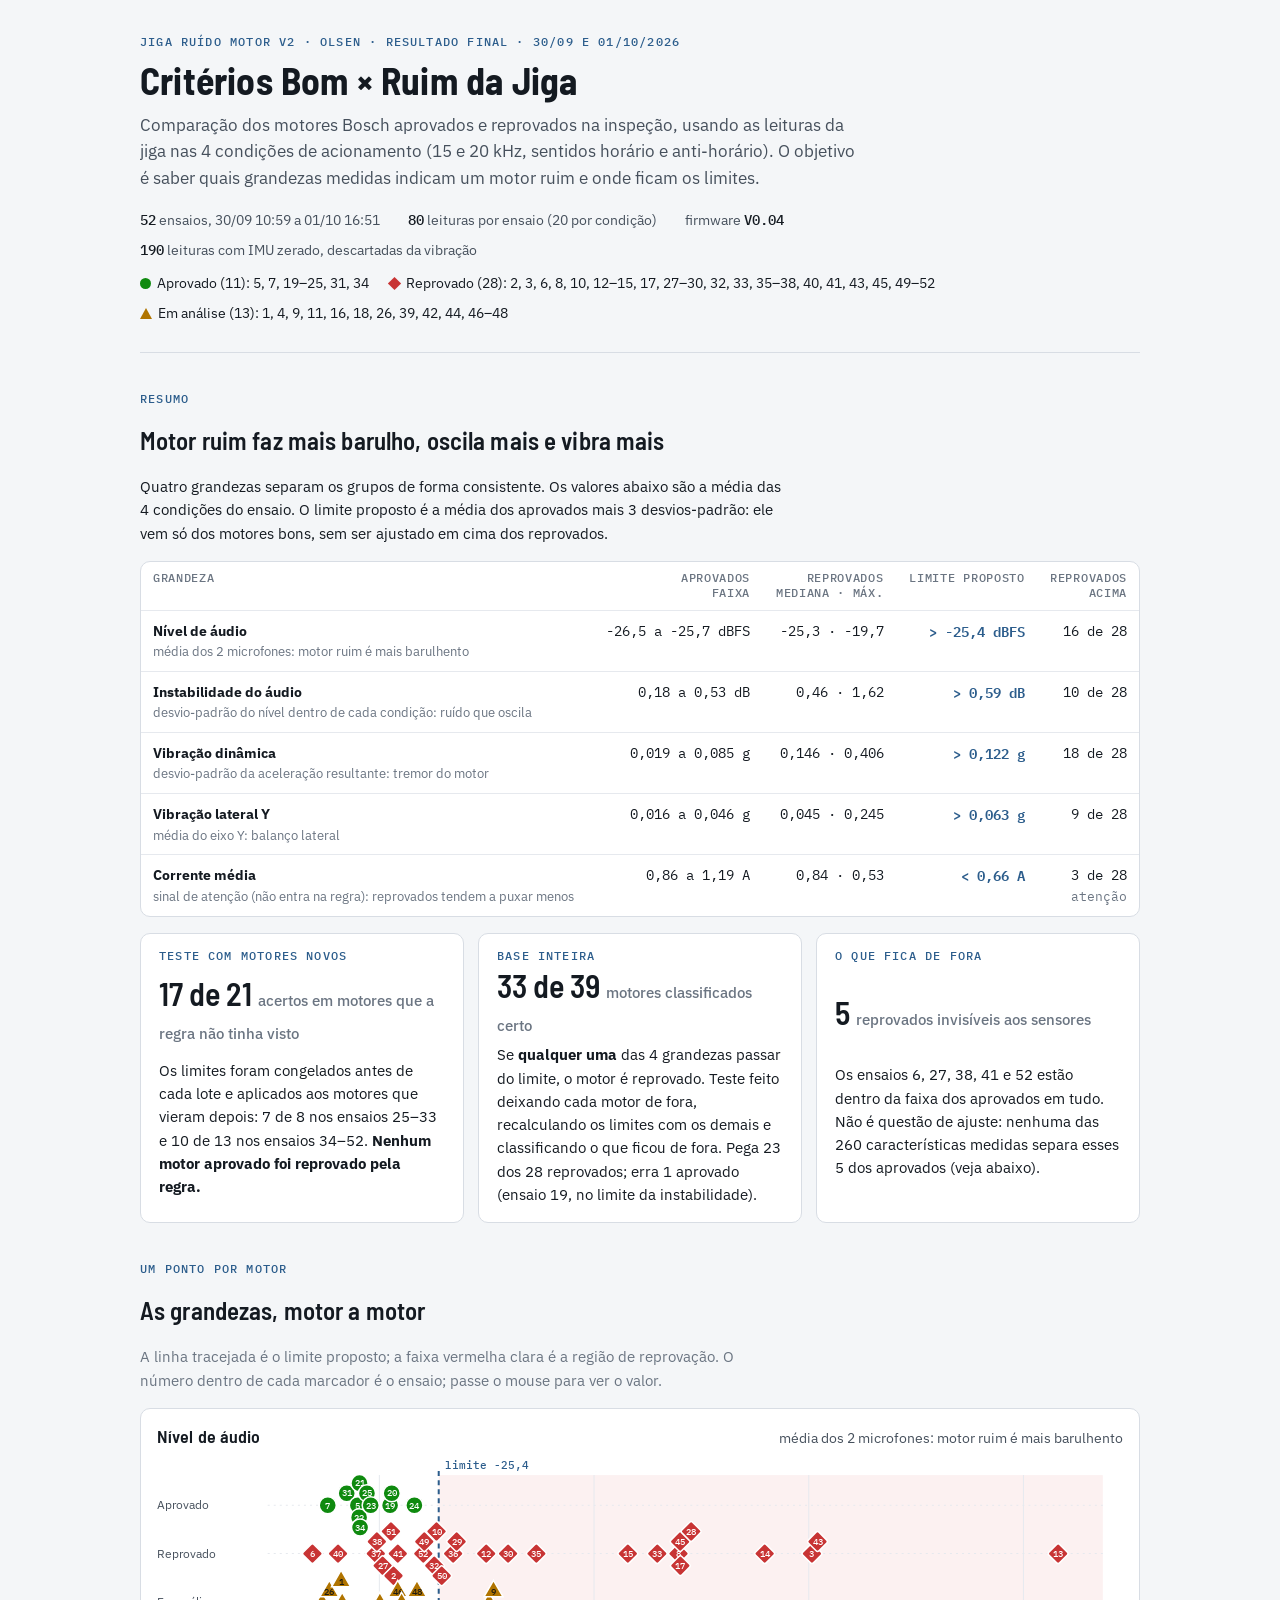
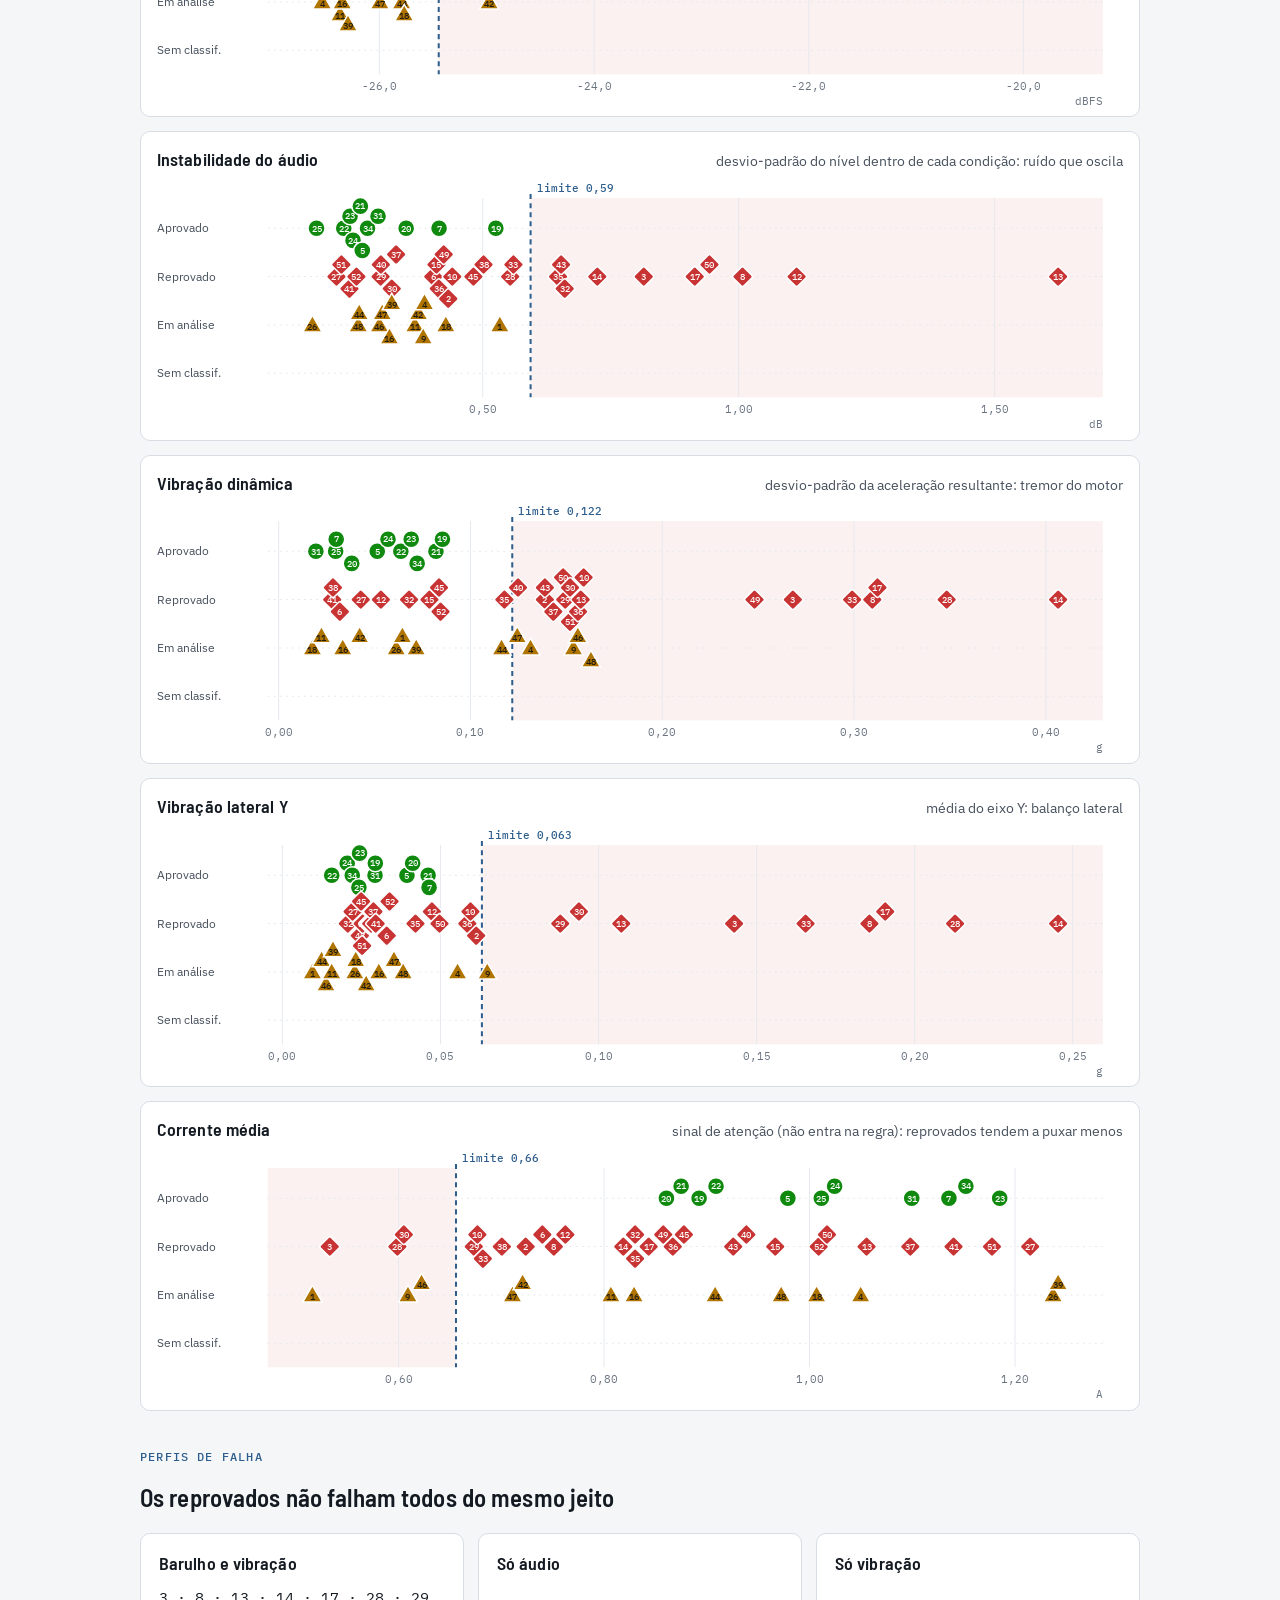
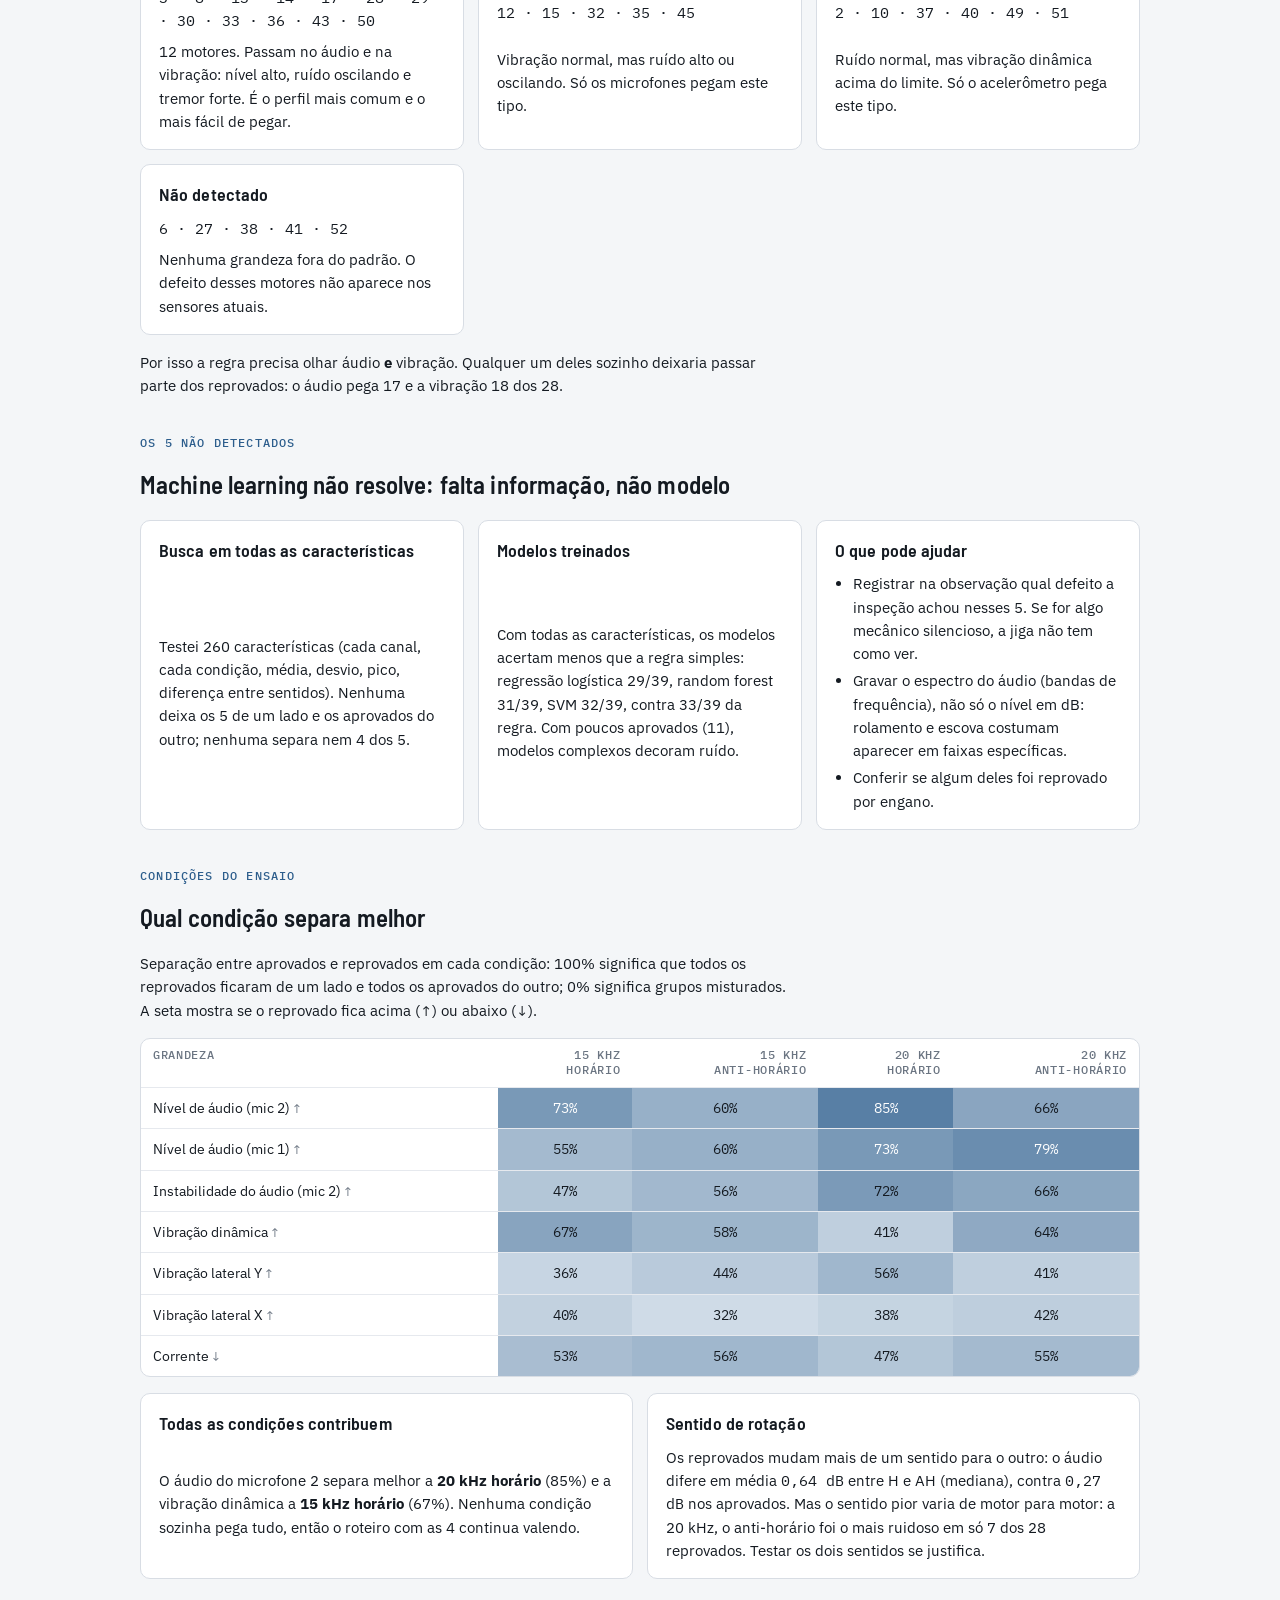
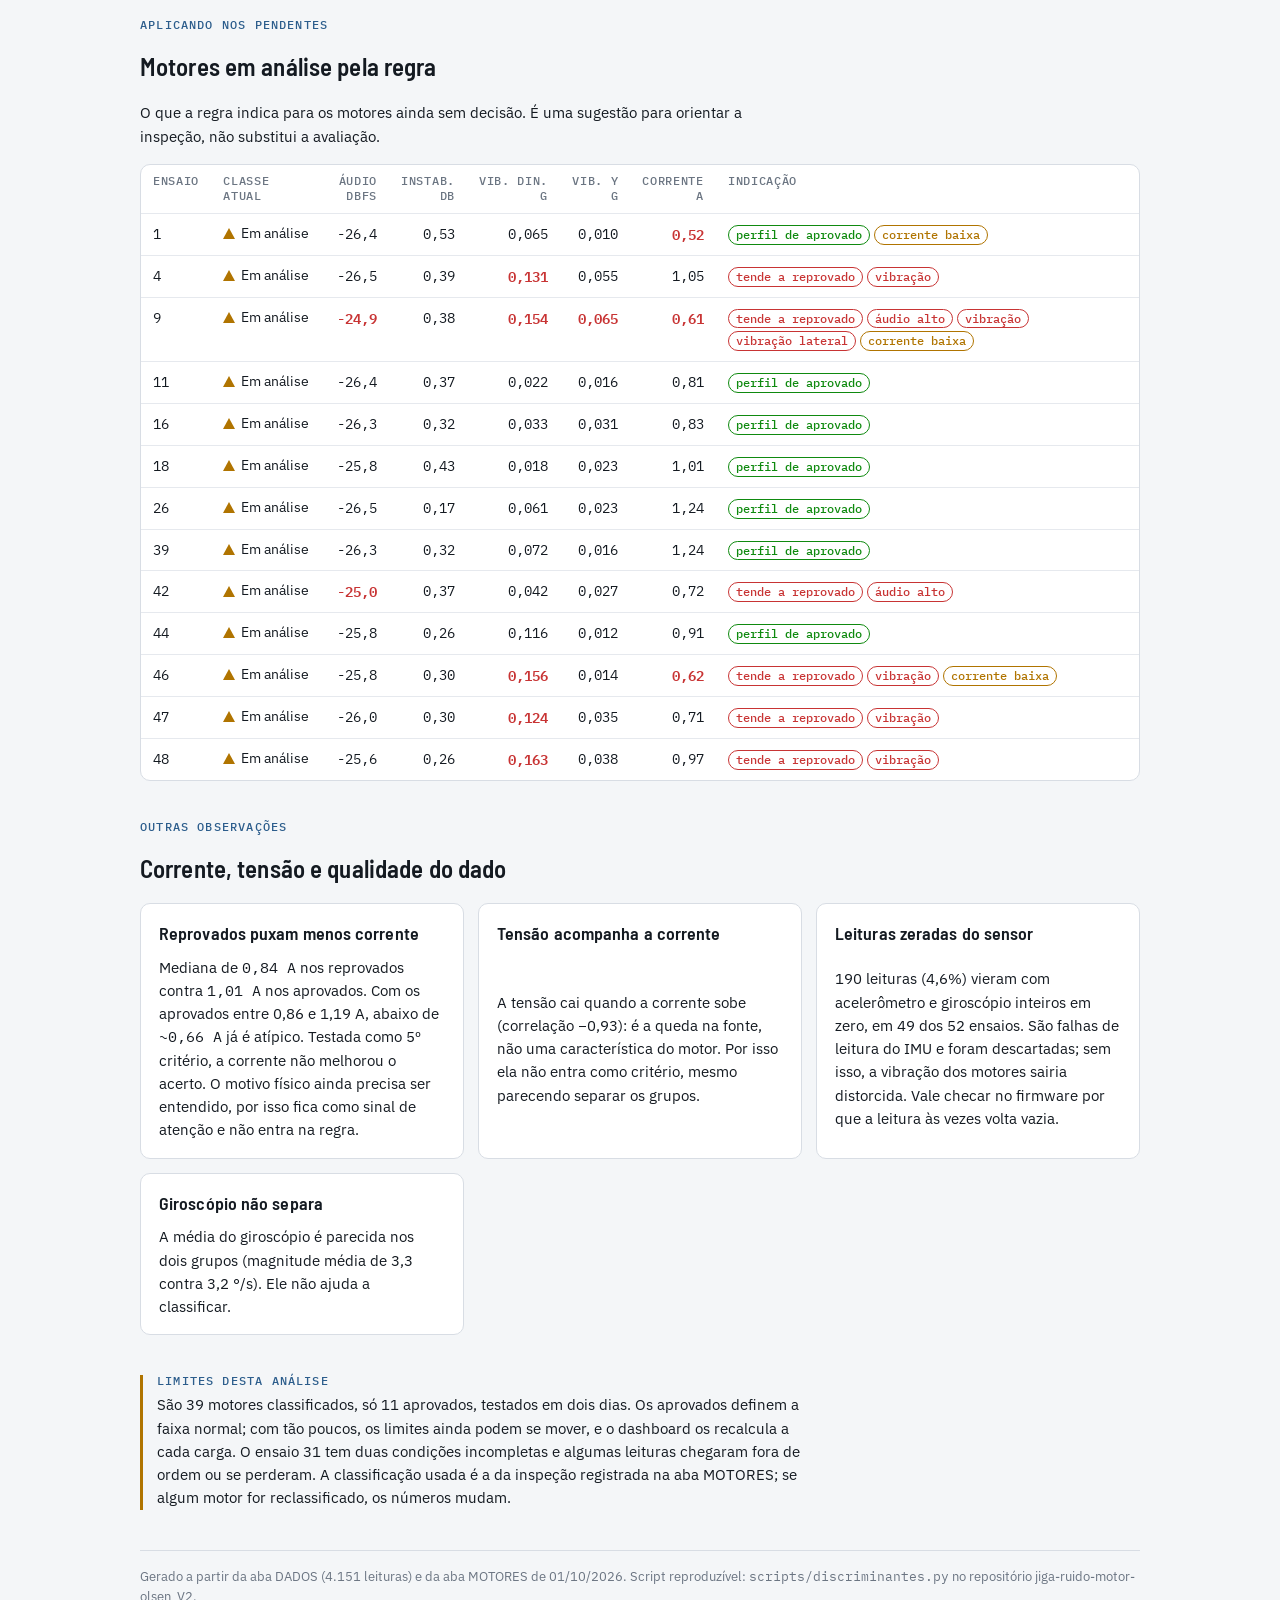
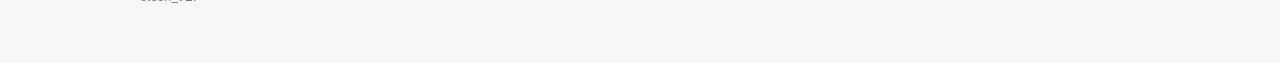
<file: docs/relatorio_criterios_2026-10-01.html>
<!doctype html>
<html lang="pt-br">
<head>
<meta charset="utf-8">
<meta name="viewport" content="width=device-width, initial-scale=1">
<title>Critérios Bom × Ruim da Jiga</title>
<link rel="preconnect" href="https://fonts.googleapis.com">
<link rel="preconnect" href="https://fonts.gstatic.com" crossorigin>
<link rel="stylesheet" href="https://fonts.googleapis.com/css2?family=Barlow+Semi+Condensed:wght@500;600;700&family=IBM+Plex+Sans:wght@400;500;600&family=IBM+Plex+Mono:wght@400;500&display=swap">
<style>
/* Layout: relatório de laboratório em uma coluna larga; cada grandeza vira um
   gráfico de pontos (um ponto por motor) com a linha de limite proposta. */
:root {
  --bg: #f4f6f8; --surface: #ffffff; --fg: #141a21; --fg2: #46505c; --muted: #6b7582;
  --rule: #d8dde4; --grid: #e6e9ee; --accent: #2c5d8c; --zone: rgba(208,59,59,0.07);
  --ok: #0f8a0f; --bad: #c83434; --warn: #b07400; --none: #8a929c;
  --heat0: #eef3f8; --heat1: #2c5d8c;
  --display: "Barlow Semi Condensed", "Arial Narrow", Arial, sans-serif;
  --body: "IBM Plex Sans", "Segoe UI", system-ui, sans-serif;
  --mono: "IBM Plex Mono", ui-monospace, Consolas, monospace;
}
@media (prefers-color-scheme: dark) { :root:not([data-theme="light"]) {
  --bg: #0f1216; --surface: #171b21; --fg: #e7eaee; --fg2: #b3bbc5; --muted: #8b94a0;
  --rule: #2a3038; --grid: #232830; --accent: #82acd8; --zone: rgba(230,103,103,0.10);
  --ok: #2fbf45; --bad: #e66767; --warn: #f0b429; --none: #7d8590;
  --heat0: #1b2129; --heat1: #6f9fd0; color-scheme: dark; } }
:root[data-theme="dark"] {
  --bg: #0f1216; --surface: #171b21; --fg: #e7eaee; --fg2: #b3bbc5; --muted: #8b94a0;
  --rule: #2a3038; --grid: #232830; --accent: #82acd8; --zone: rgba(230,103,103,0.10);
  --ok: #2fbf45; --bad: #e66767; --warn: #f0b429; --none: #7d8590;
  --heat0: #1b2129; --heat1: #6f9fd0; color-scheme: dark; }

* { box-sizing: border-box; }
body { background: var(--bg); color: var(--fg); font: 15px/1.55 var(--body); margin: 0; }
.wrap { max-width: 1040px; margin: 0 auto; padding-inline: 20px; padding-block: 36px 56px; display: grid; gap: 40px; }
h1, h2, h3 { font-family: var(--display); text-wrap: balance; margin: 0; letter-spacing: 0.005em; }
h1 { font-size: 2.35rem; font-weight: 700; line-height: 1.08; }
h2 { font-size: 1.55rem; font-weight: 600; }
h3 { font-size: 1.12rem; font-weight: 600; }
p { margin: 0; max-width: 72ch; }
.eyebrow { font: 500 0.74rem/1 var(--mono); letter-spacing: 0.1em; text-transform: uppercase; color: var(--accent); }
.lead { color: var(--fg2); font-size: 1.05rem; }
.muted { color: var(--muted); }
.mono { font-family: var(--mono); font-variant-numeric: tabular-nums; }
section { display: grid; gap: 16px; }
.head { display: grid; gap: 12px; border-bottom: 1px solid var(--rule); padding-bottom: 28px; }
.facts { display: flex; flex-wrap: wrap; gap: 8px 28px; margin-top: 6px; font-size: 0.9rem; color: var(--fg2); }
.facts b { font-family: var(--mono); font-weight: 500; color: var(--fg); }

/* chips de classe */
.chip { display: inline-flex; align-items: center; gap: 6px; font-size: 0.86rem; white-space: nowrap; }
.mk { width: 11px; height: 11px; display: inline-block; flex: none; }
.mk.ok { background: var(--ok); border-radius: 50%; }
.mk.bad { background: var(--bad); transform: rotate(45deg) scale(0.85); }
.mk.warn { width: 0; height: 0; border-left: 6px solid transparent; border-right: 6px solid transparent; border-bottom: 11px solid var(--warn); }
.mk.none { border: 2px solid var(--none); border-radius: 50%; }
.legend { display: flex; flex-wrap: wrap; gap: 8px 20px; }

/* tabela resumo */
.tbl-wrap { overflow-x: auto; border: 1px solid var(--rule); border-radius: 10px; background: var(--surface); }
table { width: 100%; border-collapse: collapse; font-size: 0.9rem; }
th, td { padding: 9px 12px; text-align: left; border-bottom: 1px solid var(--grid); vertical-align: top; }
th { font: 500 0.72rem/1.3 var(--mono); letter-spacing: 0.06em; text-transform: uppercase; color: var(--muted); background: transparent; }
tr:last-child td { border-bottom: none; }
td.num, th.num { text-align: right; font-family: var(--mono); font-variant-numeric: tabular-nums; white-space: nowrap; }
td .sub { display: block; color: var(--muted); font-size: 0.8rem; }
.lim { font-weight: 600; color: var(--accent); }

/* gráficos */
.charts { display: grid; gap: 14px; }
.chart { background: var(--surface); border: 1px solid var(--rule); border-radius: 10px; padding: 14px 16px 8px; display: grid; gap: 6px; min-width: 0; }
.chart-top { display: flex; flex-wrap: wrap; justify-content: space-between; gap: 4px 16px; align-items: baseline; }
.chart-top .why { color: var(--fg2); font-size: 0.86rem; }
.svgbox { overflow-x: auto; }
.chart svg { width: 100%; min-width: 620px; height: auto; display: block; overflow: visible; }
.chart svg text { font-family: var(--mono); fill: var(--muted); }
.chart svg .lane { font-family: var(--body); fill: var(--fg2); font-size: 11.5px; }
.chart svg .dotlbl { fill: #fff; font-size: 9px; font-weight: 500; pointer-events: none; }
.chart svg .dotlbl.dk { fill: #1d1a12; }
.chart svg .limlbl { fill: var(--accent); font-size: 11px; font-weight: 500; }
.chart svg .dot { cursor: pointer; }
.chart svg .dot:focus { outline: none; }
.chart svg .dot:hover > :first-child, .chart svg .dot:focus > :first-child { stroke: var(--fg); stroke-width: 2; }
.tip { position: fixed; z-index: 10; pointer-events: none; background: var(--fg); color: var(--bg); font: 500 0.8rem/1.35 var(--mono); padding: 6px 9px; border-radius: 6px; opacity: 0; transition: opacity .08s; white-space: nowrap; }

/* cartões de achados */
.grid2 { display: grid; grid-template-columns: repeat(auto-fit, minmax(290px, 1fr)); gap: 14px; }
.note { background: var(--surface); border: 1px solid var(--rule); border-radius: 10px; padding: 16px 18px; display: grid; gap: 8px; min-width: 0; }
.note ul { margin: 0; padding-left: 18px; display: grid; gap: 4px; }
.kpi { font: 600 2rem/1 var(--display); color: var(--fg); }
.kpi small { font: 500 0.95rem var(--body); color: var(--muted); }

/* mapa de calor */
.heat td.h { text-align: center; font-family: var(--mono); font-variant-numeric: tabular-nums; min-width: 84px; }
.dir { font-family: var(--mono); color: var(--muted); font-size: 0.8rem; }

.flag { display: inline-block; font: 500 0.74rem/1 var(--mono); padding: 3px 7px; border-radius: 999px; border: 1px solid currentColor; margin: 1px 4px 1px 0; white-space: nowrap; }
.flag.bad { color: var(--bad); } .flag.warn { color: var(--warn); } .flag.ok { color: var(--ok); }
.caveats { border-left: 3px solid var(--warn); padding-left: 14px; display: grid; gap: 6px; }
footer { color: var(--muted); font-size: 0.82rem; border-top: 1px solid var(--rule); padding-top: 16px; }
@media (max-width: 560px) { h1 { font-size: 1.85rem; } .wrap { padding-inline: 16px; } }
@media (prefers-reduced-motion: reduce) { .tip { transition: none; } }
</style>

</head>
<body>
<div class="wrap">
  <header class="head">
    <span class="eyebrow">Jiga Ruído Motor V2 · Olsen · resultado final · 30/09 e 01/10/2026</span>
    <h1>Critérios Bom × Ruim da Jiga</h1>
    <p class="lead">Comparação dos motores Bosch aprovados e reprovados na inspeção, usando as leituras da jiga nas 4 condições de acionamento (15 e 20 kHz, sentidos horário e anti-horário). O objetivo é saber quais grandezas medidas indicam um motor ruim e onde ficam os limites.</p>
    <div class="facts">
      <span><b>52</b> ensaios, 30/09 10:59 a 01/10 16:51</span>
      <span><b>80</b> leituras por ensaio (20 por condição)</span>
      <span>firmware <b>V0.04</b></span>
      <span><b>190</b> leituras com IMU zerado, descartadas da vibração</span>
    </div>
    <div class="legend" aria-label="Legenda das classes">
      <span class="chip"><i class="mk ok"></i>Aprovado (11): 5, 7, 19–25, 31, 34</span>
      <span class="chip"><i class="mk bad"></i>Reprovado (28): 2, 3, 6, 8, 10, 12–15, 17, 27–30, 32, 33, 35–38, 40, 41, 43, 45, 49–52</span>
      <span class="chip"><i class="mk warn"></i>Em análise (13): 1, 4, 9, 11, 16, 18, 26, 39, 42, 44, 46–48</span>
    </div>
  </header>

  <section>
    <span class="eyebrow">Resumo</span>
    <h2>Motor ruim faz mais barulho, oscila mais e vibra mais</h2>
    <p>Quatro grandezas separam os grupos de forma consistente. Os valores abaixo são a média das 4 condições do ensaio. O limite proposto é a média dos aprovados mais 3 desvios-padrão: ele vem só dos motores bons, sem ser ajustado em cima dos reprovados.</p>
    <div class="tbl-wrap">
      <table>
        <thead><tr><th>Grandeza</th><th class="num">Aprovados<br>faixa</th><th class="num">Reprovados<br>mediana · máx.</th><th class="num">Limite proposto</th><th class="num">Reprovados<br>acima</th></tr></thead>
        <tbody id="sumBody"></tbody>
      </table>
    </div>
    <div class="grid2">
      <div class="note">
        <span class="eyebrow">Teste com motores novos</span>
        <div class="kpi">17 de 21 <small>acertos em motores que a regra não tinha visto</small></div>
        <p>Os limites foram congelados antes de cada lote e aplicados aos motores que vieram depois: 7 de 8 nos ensaios 25–33 e 10 de 13 nos ensaios 34–52. <strong>Nenhum motor aprovado foi reprovado pela regra.</strong></p>
      </div>
      <div class="note">
        <span class="eyebrow">Base inteira</span>
        <div class="kpi">33 de 39 <small>motores classificados certo</small></div>
        <p>Se <strong>qualquer uma</strong> das 4 grandezas passar do limite, o motor é reprovado. Teste feito deixando cada motor de fora, recalculando os limites com os demais e classificando o que ficou de fora. Pega 23 dos 28 reprovados; erra 1 aprovado (ensaio 19, no limite da instabilidade).</p>
      </div>
      <div class="note">
        <span class="eyebrow">O que fica de fora</span>
        <div class="kpi">5 <small>reprovados invisíveis aos sensores</small></div>
        <p>Os ensaios 6, 27, 38, 41 e 52 estão dentro da faixa dos aprovados em tudo. Não é questão de ajuste: nenhuma das 260 características medidas separa esses 5 dos aprovados (veja abaixo).</p>
      </div>
    </div>
  </section>

  <section>
    <span class="eyebrow">Um ponto por motor</span>
    <h2>As grandezas, motor a motor</h2>
    <p class="muted">A linha tracejada é o limite proposto; a faixa vermelha clara é a região de reprovação. O número dentro de cada marcador é o ensaio; passe o mouse para ver o valor.</p>
    <div class="charts" id="charts"></div>
  </section>

  <section>
    <span class="eyebrow">Perfis de falha</span>
    <h2>Os reprovados não falham todos do mesmo jeito</h2>
    <div class="grid2">
      <div class="note"><h3>Barulho e vibração</h3><p class="mono">3 · 8 · 13 · 14 · 17 · 28 · 29 · 30 · 33 · 36 · 43 · 50</p><p>12 motores. Passam no áudio e na vibração: nível alto, ruído oscilando e tremor forte. É o perfil mais comum e o mais fácil de pegar.</p></div>
      <div class="note"><h3>Só áudio</h3><p class="mono">12 · 15 · 32 · 35 · 45</p><p>Vibração normal, mas ruído alto ou oscilando. Só os microfones pegam este tipo.</p></div>
      <div class="note"><h3>Só vibração</h3><p class="mono">2 · 10 · 37 · 40 · 49 · 51</p><p>Ruído normal, mas vibração dinâmica acima do limite. Só o acelerômetro pega este tipo.</p></div>
      <div class="note"><h3>Não detectado</h3><p class="mono">6 · 27 · 38 · 41 · 52</p><p>Nenhuma grandeza fora do padrão. O defeito desses motores não aparece nos sensores atuais.</p></div>
    </div>
    <p>Por isso a regra precisa olhar áudio <strong>e</strong> vibração. Qualquer um deles sozinho deixaria passar parte dos reprovados: o áudio pega 17 e a vibração 18 dos 28.</p>
  </section>

  <section>
    <span class="eyebrow">Os 5 não detectados</span>
    <h2>Machine learning não resolve: falta informação, não modelo</h2>
    <div class="grid2">
      <div class="note"><h3>Busca em todas as características</h3><p>Testei 260 características (cada canal, cada condição, média, desvio, pico, diferença entre sentidos). Nenhuma deixa os 5 de um lado e os aprovados do outro; nenhuma separa nem 4 dos 5.</p></div>
      <div class="note"><h3>Modelos treinados</h3><p>Com todas as características, os modelos acertam menos que a regra simples: regressão logística 29/39, random forest 31/39, SVM 32/39, contra 33/39 da regra. Com poucos aprovados (11), modelos complexos decoram ruído.</p></div>
      <div class="note"><h3>O que pode ajudar</h3><ul><li>Registrar na observação qual defeito a inspeção achou nesses 5. Se for algo mecânico silencioso, a jiga não tem como ver.</li><li>Gravar o espectro do áudio (bandas de frequência), não só o nível em dB: rolamento e escova costumam aparecer em faixas específicas.</li><li>Conferir se algum deles foi reprovado por engano.</li></ul></div>
    </div>
  </section>

  <section>
    <span class="eyebrow">Condições do ensaio</span>
    <h2>Qual condição separa melhor</h2>
    <p>Separação entre aprovados e reprovados em cada condição: 100% significa que todos os reprovados ficaram de um lado e todos os aprovados do outro; 0% significa grupos misturados. A seta mostra se o reprovado fica acima (↑) ou abaixo (↓).</p>
    <div class="tbl-wrap">
      <table class="heat">
        <thead><tr><th>Grandeza</th><th class="num">15 kHz<br>horário</th><th class="num">15 kHz<br>anti-horário</th><th class="num">20 kHz<br>horário</th><th class="num">20 kHz<br>anti-horário</th></tr></thead>
        <tbody id="heatBody"></tbody>
      </table>
    </div>
    <div class="grid2">
      <div class="note"><h3>Todas as condições contribuem</h3><p>O áudio do microfone 2 separa melhor a <strong>20 kHz horário</strong> (85%) e a vibração dinâmica a <strong>15 kHz horário</strong> (67%). Nenhuma condição sozinha pega tudo, então o roteiro com as 4 continua valendo.</p></div>
      <div class="note"><h3>Sentido de rotação</h3><p>Os reprovados mudam mais de um sentido para o outro: o áudio difere em média <span class="mono">0,64 dB</span> entre H e AH (mediana), contra <span class="mono">0,27 dB</span> nos aprovados. Mas o sentido pior varia de motor para motor: a 20 kHz, o anti-horário foi o mais ruidoso em só 7 dos 28 reprovados. Testar os dois sentidos se justifica.</p></div>
    </div>
  </section>

  <section>
    <span class="eyebrow">Aplicando nos pendentes</span>
    <h2>Motores em análise pela regra</h2>
    <p>O que a regra indica para os motores ainda sem decisão. É uma sugestão para orientar a inspeção, não substitui a avaliação.</p>
    <div class="tbl-wrap">
      <table>
        <thead><tr><th>Ensaio</th><th>Classe atual</th><th class="num">Áudio<br>dBFS</th><th class="num">Instab.<br>dB</th><th class="num">Vib. din.<br>g</th><th class="num">Vib. Y<br>g</th><th class="num">Corrente<br>A</th><th>Indicação</th></tr></thead>
        <tbody id="pendBody"></tbody>
      </table>
    </div>
  </section>

  <section>
    <span class="eyebrow">Outras observações</span>
    <h2>Corrente, tensão e qualidade do dado</h2>
    <div class="grid2">
      <div class="note"><h3>Reprovados puxam menos corrente</h3><p>Mediana de <span class="mono">0,84 A</span> nos reprovados contra <span class="mono">1,01 A</span> nos aprovados. Com os aprovados entre 0,86 e 1,19 A, abaixo de ~<span class="mono">0,66 A</span> já é atípico. Testada como 5º critério, a corrente não melhorou o acerto. O motivo físico ainda precisa ser entendido, por isso fica como sinal de atenção e não entra na regra.</p></div>
      <div class="note"><h3>Tensão acompanha a corrente</h3><p>A tensão cai quando a corrente sobe (correlação −0,93): é a queda na fonte, não uma característica do motor. Por isso ela não entra como critério, mesmo parecendo separar os grupos.</p></div>
      <div class="note"><h3>Leituras zeradas do sensor</h3><p>190 leituras (4,6%) vieram com acelerômetro e giroscópio inteiros em zero, em 49 dos 52 ensaios. São falhas de leitura do IMU e foram descartadas; sem isso, a vibração dos motores sairia distorcida. Vale checar no firmware por que a leitura às vezes volta vazia.</p></div>
      <div class="note"><h3>Giroscópio não separa</h3><p>A média do giroscópio é parecida nos dois grupos (magnitude média de 3,3 contra 3,2 °/s). Ele não ajuda a classificar.</p></div>
    </div>
  </section>

  <section class="caveats">
    <span class="eyebrow">Limites desta análise</span>
    <p>São 39 motores classificados, só 11 aprovados, testados em dois dias. Os aprovados definem a faixa normal; com tão poucos, os limites ainda podem se mover, e o dashboard os recalcula a cada carga. O ensaio 31 tem duas condições incompletas e algumas leituras chegaram fora de ordem ou se perderam. A classificação usada é a da inspeção registrada na aba MOTORES; se algum motor for reclassificado, os números mudam.</p>
  </section>

  <footer>Gerado a partir da aba DADOS (4.151 leituras) e da aba MOTORES de 01/10/2026. Script reproduzível: <span class="mono">scripts/discriminantes.py</span> no repositório jiga-ruido-motor-olsen_V2.</footer>
</div>
<div class="tip" id="tip" role="status"></div>

<script>
const R = {"lim": {"audio_nivel_db": -25.446975197497608, "audio_instab_db": 0.593486748814432, "vib_dinamica_g": 0.1217891694530766, "vib_lateral_y_g": 0.06310975761814044, "corrente_a": 0.6558417864879178}, "data": [{"e": 1, "c": "Em análise", "audio_nivel_db": -26.3564, "audio_instab_db": 0.5334, "vib_dinamica_g": 0.0645, "vib_lateral_y_g": 0.0095, "corrente_a": 0.5161}, {"e": 2, "c": "Reprovado", "audio_nivel_db": -25.8682, "audio_instab_db": 0.4326, "vib_dinamica_g": 0.1388, "vib_lateral_y_g": 0.0613, "corrente_a": 0.7237}, {"e": 3, "c": "Reprovado", "audio_nivel_db": -21.9701, "audio_instab_db": 0.8146, "vib_dinamica_g": 0.2681, "vib_lateral_y_g": 0.1429, "corrente_a": 0.533}, {"e": 4, "c": "Em análise", "audio_nivel_db": -26.5328, "audio_instab_db": 0.3862, "vib_dinamica_g": 0.1313, "vib_lateral_y_g": 0.0554, "corrente_a": 1.0498}, {"e": 5, "c": "Aprovado", "audio_nivel_db": -26.2002, "audio_instab_db": 0.2647, "vib_dinamica_g": 0.0514, "vib_lateral_y_g": 0.0394, "corrente_a": 0.9789}, {"e": 6, "c": "Reprovado", "audio_nivel_db": -26.6234, "audio_instab_db": 0.4034, "vib_dinamica_g": 0.0319, "vib_lateral_y_g": 0.033, "corrente_a": 0.7399}, {"e": 7, "c": "Aprovado", "audio_nivel_db": -26.4806, "audio_instab_db": 0.4147, "vib_dinamica_g": 0.03, "vib_lateral_y_g": 0.0464, "corrente_a": 1.1357}, {"e": 8, "c": "Reprovado", "audio_nivel_db": -23.2132, "audio_instab_db": 1.0075, "vib_dinamica_g": 0.3095, "vib_lateral_y_g": 0.1857, "corrente_a": 0.7511}, {"e": 9, "c": "Em análise", "audio_nivel_db": -24.9367, "audio_instab_db": 0.3837, "vib_dinamica_g": 0.1537, "vib_lateral_y_g": 0.0648, "corrente_a": 0.6091}, {"e": 10, "c": "Reprovado", "audio_nivel_db": -25.4675, "audio_instab_db": 0.4405, "vib_dinamica_g": 0.159, "vib_lateral_y_g": 0.0595, "corrente_a": 0.6767}, {"e": 11, "c": "Em análise", "audio_nivel_db": -26.3665, "audio_instab_db": 0.3674, "vib_dinamica_g": 0.0223, "vib_lateral_y_g": 0.0156, "corrente_a": 0.8066}, {"e": 12, "c": "Reprovado", "audio_nivel_db": -25.0047, "audio_instab_db": 1.1132, "vib_dinamica_g": 0.0533, "vib_lateral_y_g": 0.0473, "corrente_a": 0.7623}, {"e": 13, "c": "Reprovado", "audio_nivel_db": -19.6768, "audio_instab_db": 1.6241, "vib_dinamica_g": 0.1575, "vib_lateral_y_g": 0.1072, "corrente_a": 1.0555}, {"e": 14, "c": "Reprovado", "audio_nivel_db": -22.4106, "audio_instab_db": 0.7238, "vib_dinamica_g": 0.4064, "vib_lateral_y_g": 0.2454, "corrente_a": 0.8187}, {"e": 15, "c": "Reprovado", "audio_nivel_db": -23.6851, "audio_instab_db": 0.4096, "vib_dinamica_g": 0.0786, "vib_lateral_y_g": 0.0273, "corrente_a": 0.9666}, {"e": 16, "c": "Em análise", "audio_nivel_db": -26.346, "audio_instab_db": 0.3178, "vib_dinamica_g": 0.0334, "vib_lateral_y_g": 0.0305, "corrente_a": 0.8292}, {"e": 17, "c": "Reprovado", "audio_nivel_db": -23.1961, "audio_instab_db": 0.9142, "vib_dinamica_g": 0.3122, "vib_lateral_y_g": 0.1907, "corrente_a": 0.8434}, {"e": 18, "c": "Em análise", "audio_nivel_db": -25.7683, "audio_instab_db": 0.4279, "vib_dinamica_g": 0.0176, "vib_lateral_y_g": 0.0232, "corrente_a": 1.0069}, {"e": 19, "c": "Aprovado", "audio_nivel_db": -25.8999, "audio_instab_db": 0.5256, "vib_dinamica_g": 0.0854, "vib_lateral_y_g": 0.0294, "corrente_a": 0.8925}, {"e": 20, "c": "Aprovado", "audio_nivel_db": -25.8847, "audio_instab_db": 0.3504, "vib_dinamica_g": 0.0381, "vib_lateral_y_g": 0.0412, "corrente_a": 0.8607}, {"e": 21, "c": "Aprovado", "audio_nivel_db": -26.1849, "audio_instab_db": 0.261, "vib_dinamica_g": 0.082, "vib_lateral_y_g": 0.0461, "corrente_a": 0.875}, {"e": 22, "c": "Aprovado", "audio_nivel_db": -26.1885, "audio_instab_db": 0.2285, "vib_dinamica_g": 0.0637, "vib_lateral_y_g": 0.0156, "corrente_a": 0.909}, {"e": 23, "c": "Aprovado", "audio_nivel_db": -26.0804, "audio_instab_db": 0.2408, "vib_dinamica_g": 0.0691, "vib_lateral_y_g": 0.0244, "corrente_a": 1.1851}, {"e": 24, "c": "Aprovado", "audio_nivel_db": -25.6735, "audio_instab_db": 0.2466, "vib_dinamica_g": 0.057, "vib_lateral_y_g": 0.0205, "corrente_a": 1.0244}, {"e": 25, "c": "Aprovado", "audio_nivel_db": -26.1154, "audio_instab_db": 0.1753, "vib_dinamica_g": 0.0297, "vib_lateral_y_g": 0.0242, "corrente_a": 1.0115}, {"e": 26, "c": "Em análise", "audio_nivel_db": -26.4661, "audio_instab_db": 0.1673, "vib_dinamica_g": 0.0613, "vib_lateral_y_g": 0.0229, "corrente_a": 1.2371}, {"e": 27, "c": "Reprovado", "audio_nivel_db": -25.9694, "audio_instab_db": 0.2143, "vib_dinamica_g": 0.0428, "vib_lateral_y_g": 0.0222, "corrente_a": 1.2148}, {"e": 28, "c": "Reprovado", "audio_nivel_db": -23.0955, "audio_instab_db": 0.5536, "vib_dinamica_g": 0.3483, "vib_lateral_y_g": 0.2128, "corrente_a": 0.5988}, {"e": 29, "c": "Reprovado", "audio_nivel_db": -25.28, "audio_instab_db": 0.3005, "vib_dinamica_g": 0.1494, "vib_lateral_y_g": 0.0879, "corrente_a": 0.6732}, {"e": 30, "c": "Reprovado", "audio_nivel_db": -24.8008, "audio_instab_db": 0.3223, "vib_dinamica_g": 0.1519, "vib_lateral_y_g": 0.0938, "corrente_a": 0.6051}, {"e": 31, "c": "Aprovado", "audio_nivel_db": -26.304, "audio_instab_db": 0.2955, "vib_dinamica_g": 0.0194, "vib_lateral_y_g": 0.0293, "corrente_a": 1.0995}, {"e": 32, "c": "Reprovado", "audio_nivel_db": -25.4885, "audio_instab_db": 0.6602, "vib_dinamica_g": 0.068, "vib_lateral_y_g": 0.0207, "corrente_a": 0.8302}, {"e": 33, "c": "Reprovado", "audio_nivel_db": -23.4109, "audio_instab_db": 0.56, "vib_dinamica_g": 0.299, "vib_lateral_y_g": 0.1655, "corrente_a": 0.682}, {"e": 34, "c": "Aprovado", "audio_nivel_db": -26.1796, "audio_instab_db": 0.2749, "vib_dinamica_g": 0.0722, "vib_lateral_y_g": 0.0221, "corrente_a": 1.1522}, {"e": 35, "c": "Reprovado", "audio_nivel_db": -24.5376, "audio_instab_db": 0.6471, "vib_dinamica_g": 0.1177, "vib_lateral_y_g": 0.0421, "corrente_a": 0.8302}, {"e": 36, "c": "Reprovado", "audio_nivel_db": -25.3126, "audio_instab_db": 0.4142, "vib_dinamica_g": 0.1561, "vib_lateral_y_g": 0.0585, "corrente_a": 0.8669}, {"e": 37, "c": "Reprovado", "audio_nivel_db": -26.0329, "audio_instab_db": 0.3308, "vib_dinamica_g": 0.1432, "vib_lateral_y_g": 0.0288, "corrente_a": 1.0981}, {"e": 38, "c": "Reprovado", "audio_nivel_db": -26.0232, "audio_instab_db": 0.5016, "vib_dinamica_g": 0.0283, "vib_lateral_y_g": 0.0254, "corrente_a": 0.7005}, {"e": 39, "c": "Em análise", "audio_nivel_db": -26.2921, "audio_instab_db": 0.3222, "vib_dinamica_g": 0.0717, "vib_lateral_y_g": 0.016, "corrente_a": 1.242}, {"e": 40, "c": "Reprovado", "audio_nivel_db": -26.3848, "audio_instab_db": 0.301, "vib_dinamica_g": 0.1248, "vib_lateral_y_g": 0.0277, "corrente_a": 0.9385}, {"e": 41, "c": "Reprovado", "audio_nivel_db": -25.8281, "audio_instab_db": 0.2397, "vib_dinamica_g": 0.0279, "vib_lateral_y_g": 0.0295, "corrente_a": 1.1402}, {"e": 42, "c": "Em análise", "audio_nivel_db": -24.9771, "audio_instab_db": 0.3745, "vib_dinamica_g": 0.0422, "vib_lateral_y_g": 0.0265, "corrente_a": 0.7207}, {"e": 43, "c": "Reprovado", "audio_nivel_db": -21.9183, "audio_instab_db": 0.6531, "vib_dinamica_g": 0.1388, "vib_lateral_y_g": 0.0245, "corrente_a": 0.9257}, {"e": 44, "c": "Em análise", "audio_nivel_db": -25.7927, "audio_instab_db": 0.2587, "vib_dinamica_g": 0.1162, "vib_lateral_y_g": 0.0124, "corrente_a": 0.9081}, {"e": 45, "c": "Reprovado", "audio_nivel_db": -23.1975, "audio_instab_db": 0.4818, "vib_dinamica_g": 0.0836, "vib_lateral_y_g": 0.0249, "corrente_a": 0.8777}, {"e": 46, "c": "Em análise", "audio_nivel_db": -25.8284, "audio_instab_db": 0.2982, "vib_dinamica_g": 0.156, "vib_lateral_y_g": 0.0138, "corrente_a": 0.6223}, {"e": 47, "c": "Em análise", "audio_nivel_db": -25.9951, "audio_instab_db": 0.3037, "vib_dinamica_g": 0.1244, "vib_lateral_y_g": 0.0353, "corrente_a": 0.7108}, {"e": 48, "c": "Em análise", "audio_nivel_db": -25.6495, "audio_instab_db": 0.2569, "vib_dinamica_g": 0.1628, "vib_lateral_y_g": 0.0382, "corrente_a": 0.9724}, {"e": 49, "c": "Reprovado", "audio_nivel_db": -25.5815, "audio_instab_db": 0.4238, "vib_dinamica_g": 0.2481, "vib_lateral_y_g": 0.0281, "corrente_a": 0.8576}, {"e": 50, "c": "Reprovado", "audio_nivel_db": -25.4193, "audio_instab_db": 0.943, "vib_dinamica_g": 0.1483, "vib_lateral_y_g": 0.0497, "corrente_a": 1.017}, {"e": 51, "c": "Reprovado", "audio_nivel_db": -25.892, "audio_instab_db": 0.2239, "vib_dinamica_g": 0.1519, "vib_lateral_y_g": 0.0252, "corrente_a": 1.1776}, {"e": 52, "c": "Reprovado", "audio_nivel_db": -25.5906, "audio_instab_db": 0.2533, "vib_dinamica_g": 0.0844, "vib_lateral_y_g": 0.0339, "corrente_a": 1.0089}], "auc": {"rows": ["Nível de áudio (mic 2)", "Nível de áudio (mic 1)", "Instabilidade do áudio (mic 2)", "Vibração dinâmica", "Vibração lateral Y", "Vibração lateral X", "Corrente"], "cols": ["H_15k", "AH_15k", "H_20k", "AH_20k"], "v": [[0.864, 0.802, 0.925, 0.831], [0.773, 0.802, 0.864, 0.893], [0.737, 0.779, 0.86, 0.828], [0.834, 0.789, 0.705, 0.821], [0.682, 0.721, 0.782, 0.705], [0.698, 0.659, 0.688, 0.708], [0.237, 0.218, 0.263, 0.227]]}};
const L = R.lim;
const CLS = {
  "Aprovado": { k: "ok", lane: 0 }, "Reprovado": { k: "bad", lane: 1 },
  "Em análise": { k: "warn", lane: 2 }, "Sem classificação": { k: "none", lane: 3 },
};
const LANES = ["Aprovado", "Reprovado", "Em análise", "Sem classif."];
const fmt = (v, d) => v.toLocaleString("pt-BR", { minimumFractionDigits: d, maximumFractionDigits: d });

const IND = [
  { key: "audio_nivel_db", nome: "Nível de áudio", un: "dBFS", d: 1, lado: "acima", why: "média dos 2 microfones: motor ruim é mais barulhento" },
  { key: "audio_instab_db", nome: "Instabilidade do áudio", un: "dB", d: 2, lado: "acima", why: "desvio-padrão do nível dentro de cada condição: ruído que oscila" },
  { key: "vib_dinamica_g", nome: "Vibração dinâmica", un: "g", d: 3, lado: "acima", why: "desvio-padrão da aceleração resultante: tremor do motor" },
  { key: "vib_lateral_y_g", nome: "Vibração lateral Y", un: "g", d: 3, lado: "acima", why: "média do eixo Y: balanço lateral" },
  { key: "corrente_a", nome: "Corrente média", un: "A", d: 2, lado: "abaixo", why: "sinal de atenção (não entra na regra): reprovados tendem a puxar menos" },
];

// ---- tabela resumo
(function () {
  const ap = R.data.filter((r) => r.c === "Aprovado"), rp = R.data.filter((r) => r.c === "Reprovado");
  const med = (a) => { const s = [...a].sort((x, y) => x - y); const m = s.length >> 1; return s.length % 2 ? s[m] : (s[m - 1] + s[m]) / 2; };
  document.getElementById("sumBody").innerHTML = IND.map((i) => {
    const a = ap.map((r) => r[i.key]), r = rp.map((x) => x[i.key]);
    const acima = i.lado === "acima" ? r.filter((v) => v > L[i.key]).length : r.filter((v) => v < L[i.key]).length;
    const ext = i.lado === "acima" ? Math.max(...r) : Math.min(...r);
    return `<tr><td><strong>${i.nome}</strong><span class="sub">${i.why}</span></td>
      <td class="num">${fmt(Math.min(...a), i.d)} a ${fmt(Math.max(...a), i.d)} ${i.un}</td>
      <td class="num">${fmt(med(r), i.d)} · ${fmt(ext, i.d)}</td>
      <td class="num lim">${i.lado === "acima" ? "&gt;" : "&lt;"} ${fmt(L[i.key], i.d)} ${i.un}</td>
      <td class="num">${acima} de ${r.length}${i.lado === "abaixo" ? "<span class=\"sub\">atenção</span>" : ""}</td></tr>`;
  }).join("");
})();

// ---- gráficos de pontos
const tip = document.getElementById("tip");
function showTip(ev, txt) {
  tip.textContent = txt; tip.style.opacity = 1;
  const r = tip.getBoundingClientRect();
  let x = (ev.clientX ?? 0) + 12, y = (ev.clientY ?? 0) - r.height - 10;
  if (x + r.width > innerWidth - 8) x = innerWidth - r.width - 8;
  if (y < 8) y = (ev.clientY ?? 0) + 14;
  tip.style.left = x + "px"; tip.style.top = y + "px";
}
function hideTip() { tip.style.opacity = 0; }

function niceTicks(lo, hi, n = 6) {
  const span = hi - lo, step0 = span / n, mag = Math.pow(10, Math.floor(Math.log10(step0)));
  const step = [1, 2, 2.5, 5, 10].map((m) => m * mag).find((s) => span / s <= n) || 10 * mag;
  const t = []; for (let v = Math.ceil(lo / step) * step; v <= hi + 1e-9; v += step) t.push(+v.toFixed(10));
  return { t, step };
}

function chart(ind) {
  const W = 960, lane = 48, top = 24, H = top + lane * 4 + 34, x0 = 110, x1 = W - 20;
  const vals = R.data.map((r) => r[ind.key]).concat([L[ind.key]]);
  let lo = Math.min(...vals), hi = Math.max(...vals); const pad = (hi - lo) * 0.06; lo -= pad; hi += pad;
  const { t } = niceTicks(lo, hi);
  lo = Math.min(lo, t[0]); hi = Math.max(hi, t[t.length - 1]);
  const X = (v) => x0 + (v - lo) / (hi - lo) * (x1 - x0);
  const lx = X(L[ind.key]);
  let s = `<svg viewBox="0 0 ${W} ${H}" role="img" aria-label="${ind.nome} por motor">`;
  // zona de reprovação / atenção
  s += ind.lado === "acima"
    ? `<rect x="${lx}" y="${top - 6}" width="${x1 - lx}" height="${lane * 4 + 6}" fill="var(--zone)"/>`
    : `<rect x="${x0}" y="${top - 6}" width="${lx - x0}" height="${lane * 4 + 6}" fill="var(--zone)"/>`;
  // grade e eixo
  t.forEach((v) => {
    const x = X(v);
    s += `<line x1="${x}" x2="${x}" y1="${top - 6}" y2="${top + lane * 4}" stroke="var(--grid)" stroke-width="1"/>`;
    s += `<text x="${x}" y="${top + lane * 4 + 16}" font-size="11" text-anchor="middle">${fmt(v, ind.d > 2 ? 2 : ind.d)}</text>`;
  });
  s += `<text x="${x1}" y="${top + lane * 4 + 30}" font-size="11" text-anchor="end">${ind.un}</text>`;
  LANES.forEach((n, i) => {
    const y = top + lane * i + lane / 2;
    s += `<line x1="${x0}" x2="${x1}" y1="${y}" y2="${y}" stroke="var(--grid)" stroke-dasharray="2 4"/>`;
    s += `<text class="lane" x="0" y="${y + 4}">${n}</text>`;
  });
  // limite
  s += `<line x1="${lx}" x2="${lx}" y1="${top - 10}" y2="${top + lane * 4}" stroke="var(--accent)" stroke-width="2" stroke-dasharray="5 4"/>`;
  const anchor = lx > x1 - 90 ? "end" : "start", ldx = anchor === "end" ? -6 : 6;
  s += `<text class="limlbl" x="${lx + ldx}" y="${top - 12}" text-anchor="${anchor}">limite ${fmt(L[ind.key], ind.d)}</text>`;
  // pontos: empilha na vertical quando ficam muito próximos
  const byLane = [[], [], [], []];
  R.data.forEach((r) => byLane[CLS[r.c].lane].push(r));
  byLane.forEach((arr, li) => {
    arr.sort((a, b) => a[ind.key] - b[ind.key]);
    const placed = [];
    arr.forEach((r) => {
      const x = X(r[ind.key]);
      let off = 0; const offs = [0, -12, 12, -22, 22];
      for (const o of offs) { if (!placed.some((p) => Math.abs(p.x - x) < 19 && p.o === o)) { off = o; break; } }
      placed.push({ x, o: off });
      const y = top + lane * li + lane / 2 + off;
      const k = CLS[r.c].k;
      const col = { ok: "var(--ok)", bad: "var(--bad)", warn: "var(--warn)", none: "var(--none)" }[k];
      let shape;
      if (k === "ok") shape = `<circle cx="${x}" cy="${y}" r="8.5" fill="${col}" stroke="var(--surface)" stroke-width="1.5"/>`;
      else if (k === "bad") shape = `<rect x="${x - 7.5}" y="${y - 7.5}" width="15" height="15" rx="2" transform="rotate(45 ${x} ${y})" fill="${col}" stroke="var(--surface)" stroke-width="1.5"/>`;
      else if (k === "warn") shape = `<path d="M${x} ${y - 9.5} L${x + 9.5} ${y + 7} L${x - 9.5} ${y + 7} Z" fill="${col}" stroke="var(--surface)" stroke-width="1.5"/>`;
      else shape = `<circle cx="${x}" cy="${y}" r="7.5" fill="var(--surface)" stroke="${col}" stroke-width="2.5"/>`;
      const lbl = k === "none" ? `<text x="${x}" y="${y + 3.2}" font-size="9" text-anchor="middle" style="fill:var(--fg2)">${r.e}</text>`
        : `<text class="dotlbl${k === "warn" ? " dk" : ""}" x="${x}" y="${y + (k === "warn" ? 5 : 3.2)}" text-anchor="middle">${r.e}</text>`;
      const txt = `Ensaio ${r.e} · ${r.c} · ${fmt(r[ind.key], ind.d)} ${ind.un}`;
      s += `<g class="dot" tabindex="0" data-tip="${txt}">${shape}${lbl}</g>`;
    });
  });
  s += "</svg>";
  return `<div class="chart"><div class="chart-top"><h3>${ind.nome}</h3><span class="why">${ind.why}</span></div><div class="svgbox">${s}</div></div>`;
}
const box = document.getElementById("charts");
box.innerHTML = IND.map(chart).join("");
box.querySelectorAll(".dot").forEach((g) => {
  g.addEventListener("mousemove", (e) => showTip(e, g.dataset.tip));
  g.addEventListener("mouseleave", hideTip);
  g.addEventListener("focus", () => { const r = g.getBoundingClientRect(); showTip({ clientX: r.right, clientY: r.top }, g.dataset.tip); });
  g.addEventListener("blur", hideTip);
});

// ---- mapa de calor
(function () {
  const nomes = R.auc.rows;
  const cssv = (n) => getComputedStyle(document.documentElement).getPropertyValue(n).trim();
  const mix = (a, b, t) => { const p = (h) => [1, 3, 5].map((i) => parseInt(h.slice(i, i + 2), 16)); const A = p(a), B = p(b); return `rgb(${A.map((v, i) => Math.round(v + (B[i] - v) * t)).join(",")})`; };
  function draw() {
    const h0 = cssv("--heat0"), h1 = cssv("--heat1");
    document.getElementById("heatBody").innerHTML = nomes.map((n, i) => {
      const row = R.auc.v[i];
      const up = row.reduce((a, b) => a + b, 0) / row.length >= 0.5;
      return `<tr><td>${n} <span class="dir">${up ? "↑" : "↓"}</span></td>` + row.map((a) => {
        const sep = Math.abs(a - 0.5) * 2;
        const bg = mix(h0, h1, Math.pow(sep, 1.6));
        const fg = sep > 0.72 ? "#fff" : "var(--fg)";
        return `<td class="h" style="background:${bg};color:${fg}">${Math.round(sep * 100)}%</td>`;
      }).join("") + "</tr>";
    }).join("");
  }
  draw();
  matchMedia("(prefers-color-scheme: dark)").addEventListener?.("change", draw);
  new MutationObserver(draw).observe(document.documentElement, { attributes: true, attributeFilter: ["data-theme"] });
})();

// ---- pendentes
(function () {
  const rule = ["audio_nivel_db", "audio_instab_db", "vib_dinamica_g", "vib_lateral_y_g"];
  const curto = { audio_nivel_db: "áudio alto", audio_instab_db: "áudio instável", vib_dinamica_g: "vibração", vib_lateral_y_g: "vibração lateral" };
  const pend = R.data.filter((r) => r.c === "Em análise" || r.c === "Sem classificação");
  document.getElementById("pendBody").innerHTML = pend.map((r) => {
    const fl = rule.filter((k) => r[k] > L[k]);
    const cor = r.corrente_a < L.corrente_a;
    const cell = (k, d) => `<td class="num" style="${(k === "corrente_a" ? cor : r[k] > L[k]) ? "color:var(--bad);font-weight:600" : ""}">${fmt(r[k], d)}</td>`;
    const ind = fl.length
      ? `<span class="flag bad">tende a reprovado</span>${fl.map((k) => `<span class="flag bad">${curto[k]}</span>`).join("")}`
      : `<span class="flag ok">perfil de aprovado</span>`;
    const att = cor ? `<span class="flag warn">corrente baixa</span>` : "";
    const cls = CLS[r.c].k;
    return `<tr><td class="mono">${r.e}</td><td><span class="chip"><i class="mk ${cls}"></i>${r.c}</span></td>${cell("audio_nivel_db", 1)}${cell("audio_instab_db", 2)}${cell("vib_dinamica_g", 3)}${cell("vib_lateral_y_g", 3)}${cell("corrente_a", 2)}<td>${ind}${att}</td></tr>`;
  }).join("");
})();
</script>

</body>
</html>
</file>
